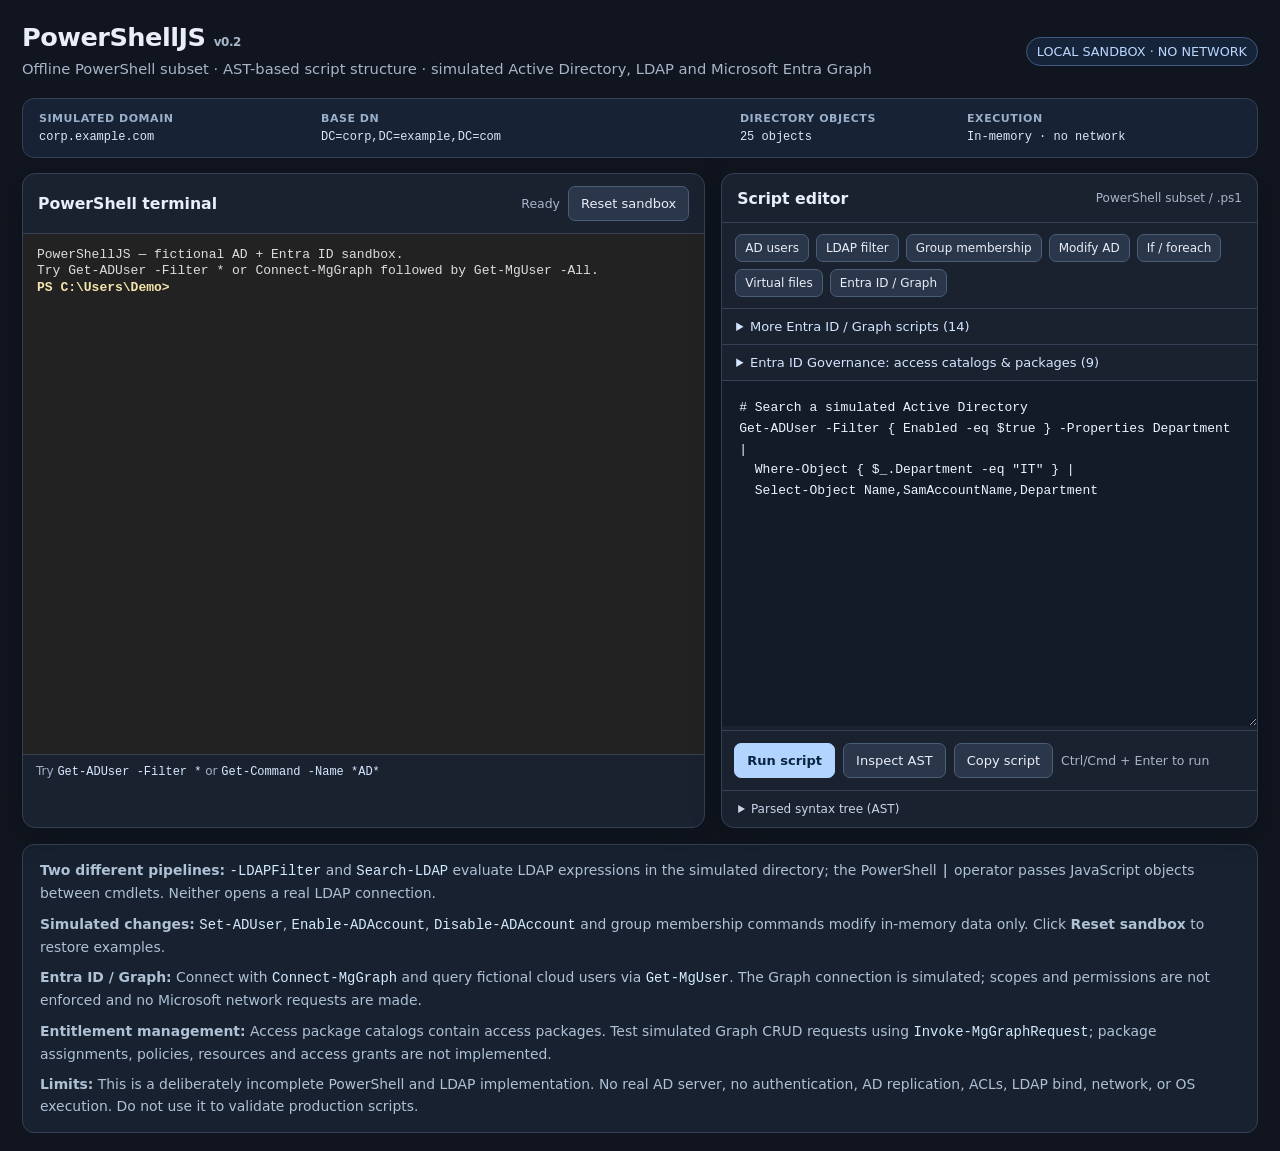
<file: index.html>
<!DOCTYPE html>
<html lang="en">
<head>
  <meta charset="utf-8"><meta name="viewport" content="width=device-width,initial-scale=1">
  <title>PowerShellJS v0.2 — Active Directory Sandbox</title>
  <link rel="stylesheet" href="res/COM_TERM.css"><link rel="stylesheet" href="res/PS_APP.css">
  <style>
    .graph-library {border-bottom:1px solid var(--line)}
    .graph-library summary {cursor:pointer;padding:10px 14px;font-size:13px;color:#d3e5ff}
    .graph-library summary:hover {color:#fff}
    .graph-library-label {padding:9px 14px 0;font-size:12px;color:#aebdd2}
    .graph-library .sample-bar {padding-top:7px}
  </style>
</head>
<body>
<main class="page">
  <header class="top">
    <div>
      <h1>PowerShellJS <span class="mini">v0.2</span></h1>
      <p class="subtitle">Offline PowerShell subset · AST-based script structure · simulated Active Directory, LDAP and Microsoft Entra Graph</p>
    </div>
    <span class="tag">LOCAL SANDBOX · NO NETWORK</span>
  </header>
  <div class="directory-strip" aria-label="Directory environment">
    <div><strong>Simulated domain</strong><span>corp.example.com</span></div>
    <div><strong>Base DN</strong><span>DC=corp,DC=example,DC=com</span></div>
    <div><strong>Directory objects</strong><span id="entry-count">—</span></div>
    <div><strong>Execution</strong><span>In-memory · no network</span></div>
  </div>
  <div class="layout">
    <section class="panel" aria-label="PowerShell terminal">
      <div class="panelhead"><h2>PowerShell terminal</h2><div class="controls"><span id="status" class="status" aria-live="polite">Ready</span><button id="reset" type="button" title="Reset variables, virtual files, AD and Entra directories, Graph session and LDAP query log">Reset sandbox</button></div></div>
      <div class="terminal-shell"><div id="terminal" aria-label="Interactive PowerShell terminal"></div></div>
      <div class="panel-foot">Try <code>Get-ADUser -Filter *</code> or <code>Get-Command -Name *AD*</code></div>
    </section>
    <section class="panel" aria-label="PowerShell script editor">
      <div class="panelhead"><h2>Script editor</h2><span class="mini">PowerShell subset / .ps1</span></div>
      <nav class="sample-bar" aria-label="Sample scripts">
        <button type="button" data-example="adUsers">AD users</button>
        <button type="button" data-example="ldap">LDAP filter</button>
        <button type="button" data-example="groups">Group membership</button>
        <button type="button" data-example="modify">Modify AD</button>
        <button type="button" data-example="logic">If / foreach</button>
        <button type="button" data-example="files">Virtual files</button>
        <button type="button" data-example="graph">Entra ID / Graph</button>
      </nav>
      <details class="graph-library" id="graph-library">
        <summary>More Entra ID / Graph scripts (14)</summary>
        <div class="graph-library-label">Read-only examples</div>
        <nav class="sample-bar" aria-label="Read-only Microsoft Graph examples">
          <button type="button" data-example="graphTenant" title="Tenant overview">Tenant overview</button>
          <button type="button" data-example="graphITUsers" title="IT and enabled users">IT and enabled users</button>
          <button type="button" data-example="graphPaging" title="Paging and counts">Paging and counts</button>
          <button type="button" data-example="graphMembership" title="Direct/nested groups">Direct/nested groups</button>
          <button type="button" data-example="graphRoles" title="Directory role members">Directory role members</button>
          <button type="button" data-example="graphApplications" title="Apps, principals, devices">Apps, principals, devices</button>
          <button type="button" data-example="graphRequest" title="Raw Graph API requests">Raw Graph API requests</button>
          <button type="button" data-example="graphHybrid" title="Compare AD and Entra">Compare AD and Entra</button>
        </nav>
        <div class="graph-library-label">Changes simulated data — use Reset sandbox to restore</div>
        <nav class="sample-bar" aria-label="Microsoft Graph mutation examples">
          <button type="button" data-example="graphEnable" title="Enable cloud account">Enable cloud account</button>
          <button type="button" data-example="graphNewUser" title="Create cloud user">Create cloud user</button>
          <button type="button" data-example="graphNewGroup" title="Create security group">Create security group</button>
          <button type="button" data-example="graphMembershipEdit" title="Add/remove group member">Add/remove group member</button>
          <button type="button" data-example="graphPatch" title="Graph PATCH update">Graph PATCH update</button>
          <button type="button" data-example="graphAppRegistration" title="Register application">Register application</button>
        </nav>
      </details>
      <details class="graph-library" id="governance-library">
        <summary>Entra ID Governance: access catalogs &amp; packages (9)</summary>
        <div class="graph-library-label">Read-only Graph API examples</div>
        <nav class="sample-bar" aria-label="Entitlement management read examples">
          <button type="button" data-example="govCatalogRead">List catalogs</button>
          <button type="button" data-example="govPackageRead">List access packages</button>
        </nav>
        <div class="graph-library-label">Changes fictional tenant data — Reset sandbox restores it</div>
        <nav class="sample-bar" aria-label="Entitlement management CRUD examples">
          <button type="button" data-example="govCatalogCreate">Create catalog</button>
          <button type="button" data-example="govCatalogUpdate">Update catalog</button>
          <button type="button" data-example="govCatalogDelete">Delete temporary catalog</button>
          <button type="button" data-example="govPackageCreate">Create access package</button>
          <button type="button" data-example="govPackageUpdate">Update access package</button>
          <button type="button" data-example="govPackageDelete">Delete temporary package</button>
          <button type="button" data-example="govLifecycle">Full package lifecycle</button>
        </nav>
      </details>
      <label class="sr-only" for="script">PowerShell script source</label>
      <textarea id="script" class="editor" spellcheck="false" autocomplete="off"># Search a simulated Active Directory
Get-ADUser -Filter { Enabled -eq $true } -Properties Department |
  Where-Object { $_.Department -eq "IT" } |
  Select-Object Name,SamAccountName,Department</textarea>
      <div class="toolbar"><button class="primary" id="run" type="button">Run script</button><button id="inspect" type="button">Inspect AST</button><button id="copy" type="button">Copy script</button><span class="status">Ctrl/Cmd + Enter to run</span></div>
      <details class="ast-details" id="ast-details"><summary>Parsed syntax tree (AST)</summary><pre id="ast-output" class="ast-output">Click Inspect AST to see the structural parser output.</pre></details>
    </section>
  </div>
  <section class="notes">
    <p><strong>Two different pipelines:</strong> <code>-LDAPFilter</code> and <code>Search-LDAP</code> evaluate LDAP expressions in the simulated directory; the PowerShell <code>|</code> operator passes JavaScript objects between cmdlets. Neither opens a real LDAP connection.</p>
    <p><strong>Simulated changes:</strong> <code>Set-ADUser</code>, <code>Enable-ADAccount</code>, <code>Disable-ADAccount</code> and group membership commands modify in-memory data only. Click <strong>Reset sandbox</strong> to restore examples.</p>
    <p><strong>Entra ID / Graph:</strong> Connect with <code>Connect-MgGraph</code> and query fictional cloud users via <code>Get-MgUser</code>. The Graph connection is simulated; scopes and permissions are not enforced and no Microsoft network requests are made.</p>
    <p><strong>Entitlement management:</strong> Access package catalogs contain access packages. Test simulated Graph CRUD requests using <code>Invoke-MgGraphRequest</code>; package assignments, policies, resources and access grants are not implemented.</p>
    <p><strong>Limits:</strong> This is a deliberately incomplete PowerShell and LDAP implementation. No real AD server, no authentication, AD replication, ACLs, LDAP bind, network, or OS execution. Do not use it to validate production scripts.</p>
  </section>
</main>
<script src="res/COM_TERM.js"></script>
<script src="res/PS_PARSER.js"></script>
<script src="res/AD_CORE.js"></script>
<script src="res/PS_AD_COMMANDS.js"></script>
<script src="res/ENTRA_CORE.js"></script>
<script src="res/PS_GRAPH_COMMANDS.js"></script>
<script src="res/PS_CORE.js"></script>
<script src="res/PS_TERMINAL_ADAPTER.js"></script>
<script src="res/PS_APP.js"></script>
</body>
</html>
</file>
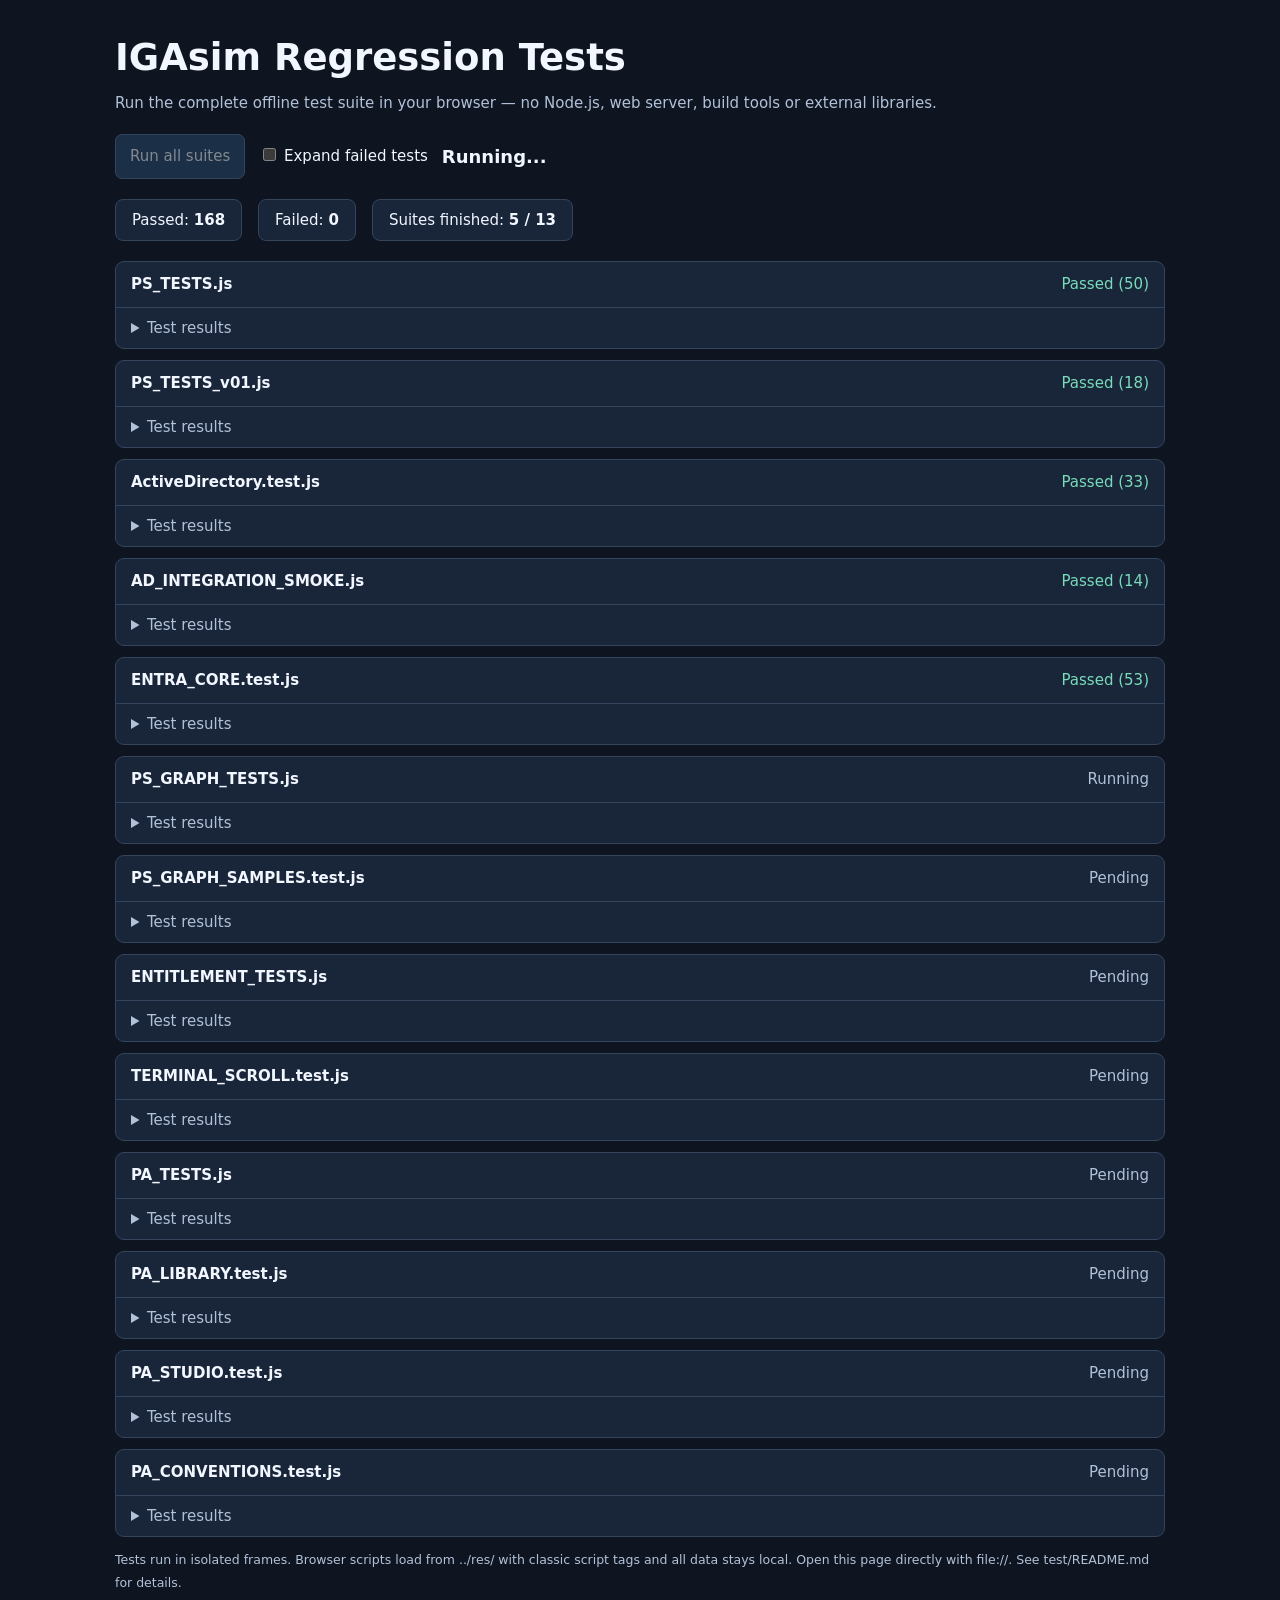
<file: test/index.html>
<!doctype html>
<html lang="en">
<head>
<meta charset="utf-8"><meta name="viewport" content="width=device-width,initial-scale=1">
<title>IGAsim — Browser regression tests</title>
<style>
:root {color-scheme:dark;--bg:#0e1521;--panel:#19263a;--line:#33445c;--muted:#b1c1d8;--green:#79dbba;--red:#ffa7a7}
* {box-sizing:border-box}
body {margin:0;padding:30px 18px;background:var(--bg);color:#f1f6ff;font:15px/1.5 system-ui,sans-serif}
main {max-width:1050px;margin:auto} h1 {margin:0 0 6px;font-size:clamp(25px,4vw,37px)}
p {color:var(--muted);margin:6px 0 19px}
button {background:#28496b;color:#f7fbff;border:1px solid #537699;padding:10px 14px;border-radius:7px;font:inherit;cursor:pointer}
button:hover {background:#35618c}button:disabled {opacity:.5;cursor:wait}
.controls {display:flex;gap:14px;flex-wrap:wrap;align-items:center;margin:20px 0}
#overall {font-weight:700;font-size:18px} .stats {display:flex;gap:16px;flex-wrap:wrap;margin:10px 0 20px}
.stat {padding:9px 16px;background:var(--panel);border:1px solid var(--line);border-radius:8px}
.suite {background:var(--panel);border:1px solid var(--line);border-radius:9px;margin:11px 0;overflow:hidden}
.suite-header {display:flex;align-items:center;justify-content:space-between;gap:10px;padding:11px 15px}
.suite-header strong {overflow-wrap:anywhere}.suite-header span {color:var(--muted);white-space:nowrap}
.suite[data-status="pass"] .suite-header span {color:var(--green)}
.suite[data-status="fail"] .suite-header span {color:var(--red)}
.suite details {border-top:1px solid var(--line);padding:9px 15px}
.suite summary {cursor:pointer;color:var(--muted)}
.suite pre {font:12px/1.55 ui-monospace,monospace;white-space:pre-wrap;word-break:break-word;max-height:310px;overflow:auto;margin:8px 0}
.pass {color:var(--green)}.fail {color:var(--red)}
small {color:var(--muted)}iframe {position:absolute;width:0;height:0;border:0;opacity:0}
</style>
</head>
<body><main>
<h1>IGAsim Regression Tests</h1>
<p>Run the complete offline test suite in your browser — no Node.js, web server, build tools or external libraries.</p>
<div class="controls"><button id="run">Run all suites</button><label><input type="checkbox" id="details"> Expand failed tests</label><span id="overall" role="status">Ready</span></div>
<div class="stats"><div class="stat">Passed: <strong id="passed">0</strong></div><div class="stat">Failed: <strong id="failed">0</strong></div><div class="stat">Suites finished: <strong id="finished">0 / 13</strong></div></div>
<div id="suites"></div>
<p><small>Tests run in isolated frames. Browser scripts load from ../res/ with classic script tags and all data stays local. Open this page directly with file://. See test/README.md for details.</small></p>
</main><script src="suites.js"></script><script src="dashboard.js"></script></body></html>
</file>
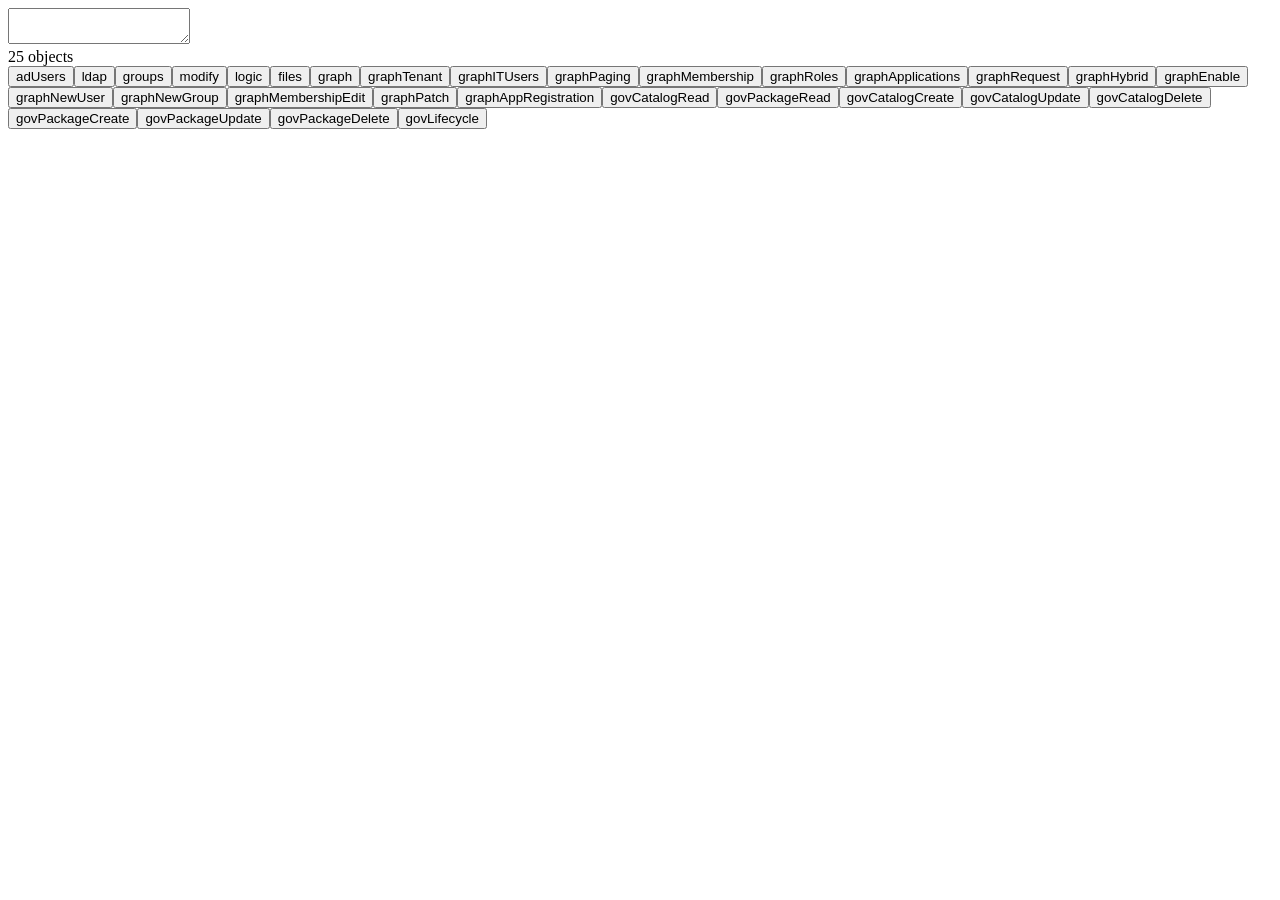
<file: test/suite.html>
<!doctype html>
<html lang="en">
<head><meta charset="utf-8"><title>IGAsim browser test suite</title></head>
<body>
<script src="browser-assert.js"></script>
<script src="../res/PS_PARSER.js"></script>
<script src="../res/AD_CORE.js"></script>
<script src="../res/PS_AD_COMMANDS.js"></script>
<script src="../res/ENTRA_CORE.js"></script>
<script src="../res/PS_GRAPH_COMMANDS.js"></script>
<script src="../res/PS_CORE.js"></script>
<script src="../res/PA_CORE.js"></script>
<script src="../res/PA_LIBRARY.js"></script>
<script src="../res/PS_TERMINAL_ADAPTER.js"></script>
<script src="app-fixture.js"></script>
<script src="../res/PS_APP.js"></script>
<script src="browser-kit.js"></script>
<script src="suites.js"></script>
<script src="suite-loader.js"></script>
</body>
</html>
</file>
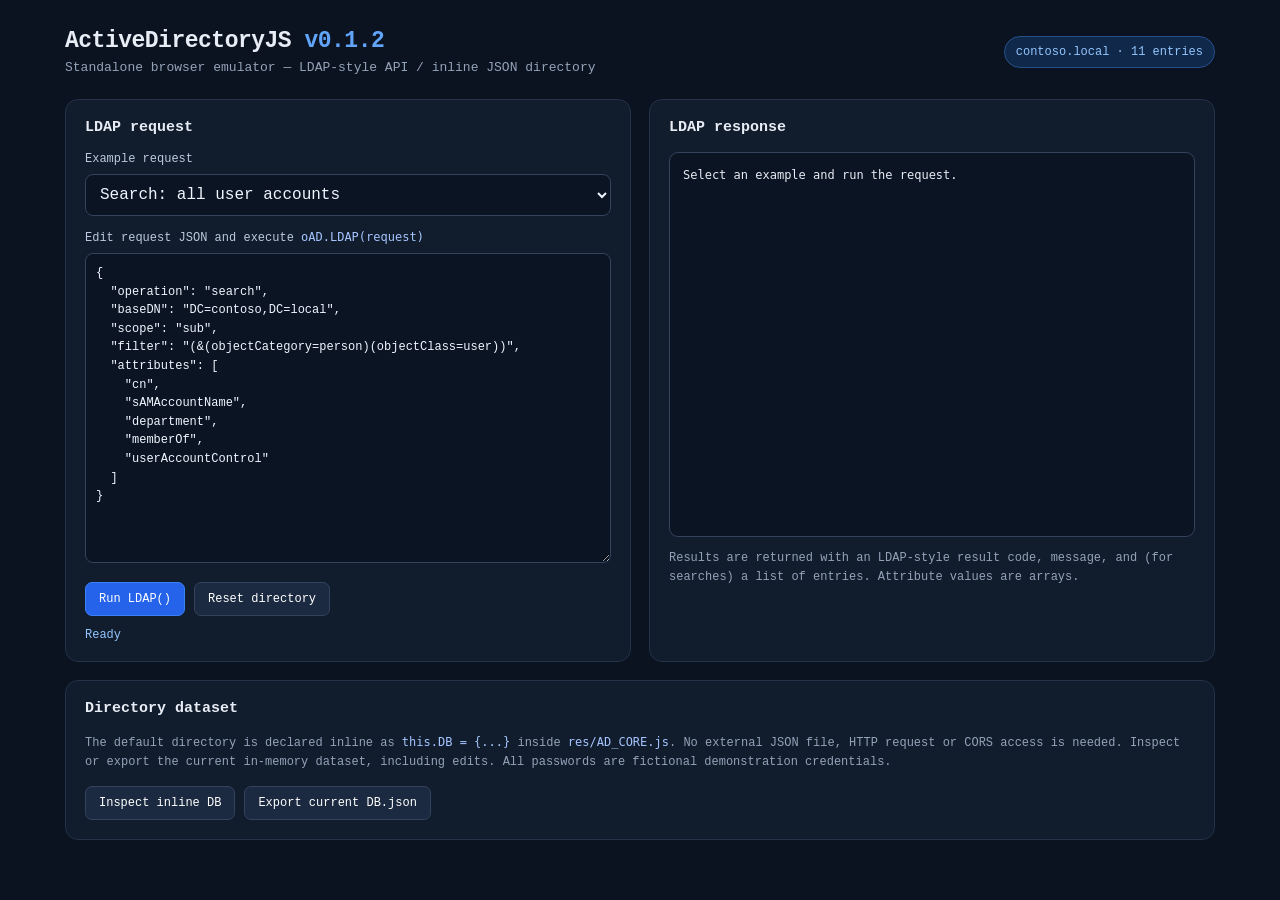
<file: tools/ActiveDirectory-demo.html>
<!doctype html>
<html lang="en">
<head>
<meta charset="utf-8"><meta name="viewport" content="width=device-width, initial-scale=1">
<title>ActiveDirectoryJS v0.1.2.1 — LDAP emulator</title>
<style>
  :root { color-scheme: dark; font-family: ui-monospace, SFMono-Regular, Consolas, "Liberation Mono", monospace; }
  * { box-sizing: border-box; }
  body { background:#0b1220; color:#e8edf5; margin:0; padding:28px; }
  main { max-width:1150px; margin:auto; }
  header { display:flex; justify-content:space-between; flex-wrap:wrap; align-items:center; gap:12px; margin-bottom:24px; }
  h1 { font-size:23px; letter-spacing:-.5px; margin:0 0 6px; }
  .subtitle { color:#94a3b8; font-size:13px; }
  .chip { color:#93c5fd; border:1px solid #25518b; background:#102849; padding:8px 11px; border-radius:18px; font-size:12px; }
  .columns { display:grid; grid-template-columns: 1fr 1fr; gap:18px; }
  section { min-width:0; border:1px solid #243348; background:#111c2d; border-radius:13px; padding:19px; }
  h2 { margin:0 0 16px; font-size:15px; }
  label { display:block; margin:0 0 8px; font-size:12px; color:#bbcadd; }
  select, textarea { font:inherit; color:#f0f6ff; background:#0b1423; border:1px solid #34435d; border-radius:8px; padding:10px; width:100%; }
  select { margin-bottom:14px; }
  textarea { min-height:310px; resize:vertical; line-height:1.55; font-size:12px; tab-size:2; }
  pre { white-space:pre-wrap; overflow-wrap:anywhere; background:#0b1423; border:1px solid #34435d; padding:13px; border-radius:9px; font-size:12px; line-height:1.55; min-height:385px; max-height:600px; overflow:auto; }
  .controls { display:flex; gap:9px; flex-wrap:wrap; margin-top:14px; }
  button { cursor:pointer; background:#2563eb; color:#fff; border:1px solid #3b82f6; border-radius:7px; padding:9px 13px; font:inherit; font-size:12px; }
  button.secondary { background:#1b2a40; border-color:#34435d; }
  button:hover { filter:brightness(1.15); }
  .status { color:#93c5fd; font-size:12px; margin-top:12px; }
  .muted { font-size:12px; color:#94a3b8; line-height:1.6; }
  .footer { margin-top:18px; }
  code { color:#a5c5ff; }
  @media(max-width:780px){ body{padding:14px;} .columns{grid-template-columns:1fr;} }
</style>
</head>
<body>
<main>
<header>
  <div><h1>ActiveDirectoryJS <span style="color:#60a5fa">v0.1.2</span></h1>
    <div class="subtitle">Standalone browser emulator — LDAP-style API / inline JSON directory</div></div>
  <span class="chip" id="summary">Directory initialized</span>
</header>
<div class="columns">
<section>
  <h2>LDAP request</h2>
  <label for="preset">Example request</label>
  <select id="preset">
    <option value="users">Search: all user accounts</option>
    <option value="it">Search: IT department</option>
    <option value="groups">Search: security groups</option>
    <option value="nested">Search: transitive nested group membership</option>
    <option value="disabled">Search: disabled accounts (AD bitwise matching)</option>
    <option value="root">Search: RootDSE</option>
    <option value="bind">Bind: Alice Adams</option>
    <option value="add">Add: new group</option>
    <option value="modify">Modify: Bob's department</option>
    <option value="compare">Compare: Alice's department</option>
    <option value="delete">Delete: example group</option>
  </select>
  <label for="request">Edit request JSON and execute <code>oAD.LDAP(request)</code></label>
  <textarea id="request" spellcheck="false"></textarea>
  <div class="controls"><button id="run">Run LDAP()</button><button class="secondary" id="reset">Reset directory</button></div>
  <div class="status" id="status">Ready</div>
</section>
<section>
  <h2>LDAP response</h2>
  <pre id="output" aria-live="polite">Select an example and run the request.</pre>
  <div class="muted">Results are returned with an LDAP-style result code, message, and (for searches) a list of entries. Attribute values are arrays.</div>
</section>
</div>
<section class="footer">
  <h2>Directory dataset</h2>
  <p class="muted">The default directory is declared inline as <code>this.DB = {...}</code> inside <code>res/AD_CORE.js</code>. No external JSON file, HTTP request or CORS access is needed. Inspect or export the current in-memory dataset, including edits. All passwords are fictional demonstration credentials.</p>
  <div class="controls"><button class="secondary" id="inspect-db">Inspect inline DB</button><button class="secondary" id="export">Export current DB.json</button></div>
</section>
</main>
<script src="../res/AD_CORE.js"></script>
<script>
(function () {
  'use strict';
  var oAD = new ActiveDirectory();
  window.oAD = oAD; // inspect the instance from browser developer tools
  var ROOT='DC=contoso,DC=local';
  var examples = {
    users: { operation:'search',baseDN:ROOT,scope:'sub',filter:'(&(objectCategory=person)(objectClass=user))',attributes:['cn','sAMAccountName','department','memberOf','userAccountControl'] },
    it: { operation:'search',baseDN:ROOT,scope:'sub',filter:'(&(objectCategory=person)(department=IT))',attributes:['cn','mail','memberOf'] },
    groups: { operation:'search',baseDN:'OU=Groups,'+ROOT,scope:'one',filter:'(objectClass=group)',attributes:['cn','member','groupType'] },
    nested: { operation:'search',baseDN:ROOT,scope:'sub',filter:'(&(objectClass=user)(memberOf:1.2.840.113556.1.4.1941:=CN=GG_All_Staff,OU=Groups,'+ROOT+'))',attributes:['cn','memberOf'] },
    disabled: { operation:'search',baseDN:ROOT,scope:'sub',filter:'(&(objectCategory=person)(userAccountControl:1.2.840.113556.1.4.803:=2))',attributes:['cn','userAccountControl'] },
    root: { operation:'search',baseDN:'',scope:'base',filter:'(objectClass=*)',attributes:['defaultNamingContext','dnsHostName','supportedLDAPVersion'] },
    bind: { operation:'bind',username:'alice',password:'Password123!' },
    add: { operation:'add',dn:'CN=GG_New_Team,OU=Groups,'+ROOT,attributes:{objectClass:['top','group'],objectCategory:['group'],cn:['GG_New_Team'],sAMAccountName:['GG_New_Team'],member:[]} },
    modify: { operation:'modify',dn:'CN=Bob Baker,OU=Users,'+ROOT,changes:[{operation:'replace',attribute:'department',values:['Operations']}] },
    compare: { operation:'compare',dn:'CN=Alice Adams,OU=Users,'+ROOT,attribute:'department',value:'IT' },
    delete: { operation:'delete',dn:'CN=GG_New_Team,OU=Groups,'+ROOT }
  };
  var $ = function (id) { return document.getElementById(id); };
  function summary() { $('summary').textContent=oAD.DB.domain+' · '+oAD.DB.entries.length+' entries'; }
  function showPreset() { $('request').value = JSON.stringify(examples[$('preset').value], null, 2); }
  $('preset').addEventListener('change',showPreset);
  $('run').addEventListener('click',function () {
    try {
      var request=JSON.parse($('request').value), response=oAD.LDAP(request);
      $('output').textContent=JSON.stringify(response,null,2);
      $('status').textContent=(response.success?'OK':'LDAP result')+' · '+response.code+' ('+response.resultCode+')';
      summary();
    } catch (error) { $('status').textContent='Invalid JSON'; $('output').textContent=String(error); }
  });
  $('reset').addEventListener('click',function () {
    oAD=new ActiveDirectory(); window.oAD=oAD; summary();
    $('output').textContent='Directory reset to sample data.'; $('status').textContent='Ready';
  });
  $('inspect-db').addEventListener('click',function () {
    $('output').textContent=JSON.stringify(oAD.DB,null,2);
    $('status').textContent='Inline dataset · '+oAD.DB.entries.length+' entries';
  });
  $('export').addEventListener('click',function () {
    var blob=new Blob([JSON.stringify(oAD.DB,null,2)],{type:'application/json'});
    var url=URL.createObjectURL(blob), link=document.createElement('a');
    link.href=url;link.download='ActiveDirectory-current.json';link.click();
    setTimeout(function(){URL.revokeObjectURL(url);},1000);
  });
  showPreset();summary();
})();
</script>
</body>
</html>
</file>
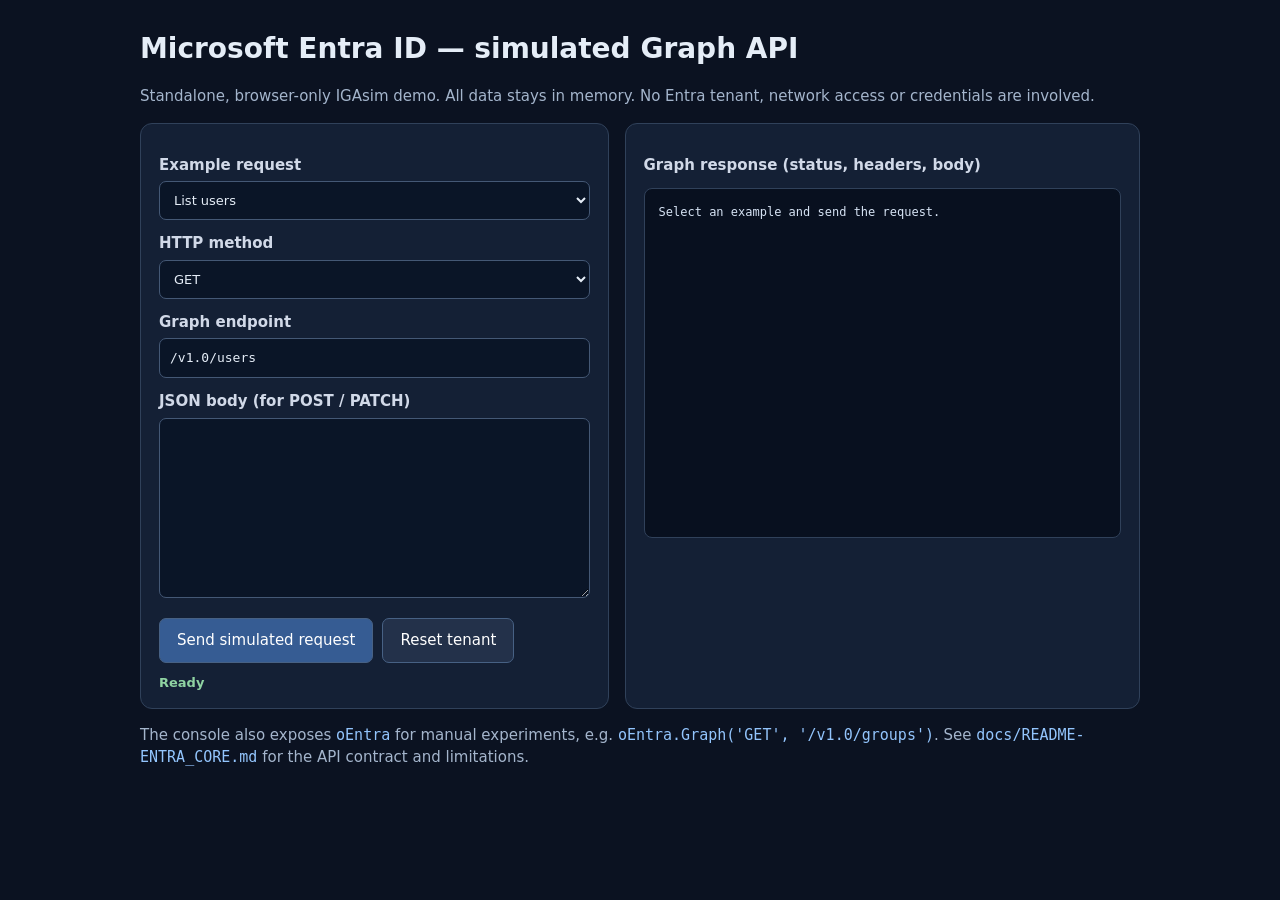
<file: tools/EntraDirectory-demo.html>
<!DOCTYPE html>
<html lang="en">
<head>
    <meta charset="utf-8">
    <meta name="viewport" content="width=device-width, initial-scale=1">
    <title>IGAsim — Entra Graph API Demo</title>
    <style>
        :root { color-scheme: dark; font: 15px/1.5 system-ui, sans-serif; }
        body { margin: 0; background: #0b1221; color: #e5edf7; }
        main { max-width: 1000px; padding: 28px 20px 60px; margin: auto; }
        h1 { margin: 0; font-size: 28px; }
        p { color: #a4b5cc; }
        .panel { background: #142035; border: 1px solid #30415a; border-radius: 12px; padding: 18px; }
        .layout { display: grid; grid-template-columns: minmax(0,1fr) minmax(0,1.1fr); gap: 16px; }
        label { display: block; margin: 12px 0 5px; color: #d1d9e8; font-weight: 600; }
        select, input, textarea { box-sizing: border-box; width: 100%; border: 1px solid #445875;
            border-radius: 7px; background: #0a1527; color: #e5edf7; font: 13px/1.4 ui-monospace,monospace;
            padding: 10px; }
        textarea { resize: vertical; min-height: 180px; }
        select { font-family: system-ui,sans-serif; }
        button { border: 1px solid #476184; border-radius: 7px; padding: 10px 17px;
            background: #365c93; color: white; font: inherit; cursor: pointer; }
        button.secondary { background: #23314a; }
        button:hover { filter: brightness(1.15); }
        .actions { display: flex; gap: 9px; margin-top: 14px; flex-wrap: wrap; }
        .output { white-space: pre-wrap; overflow: auto; min-height: 320px; max-height: 65vh;
            border: 1px solid #30415a; border-radius: 8px; padding: 14px; background: #08101f;
            color: #d7e4f5; font: 12px/1.5 ui-monospace,monospace; }
        .status { font: 600 13px system-ui,sans-serif; margin-top: 12px; color: #8fd3a2; }
        code { color: #93c5fd; }
        @media (max-width: 760px) { .layout { grid-template-columns: 1fr; } }
    </style>
</head>
<body>
<main>
    <h1>Microsoft Entra ID — simulated Graph API</h1>
    <p>Standalone, browser-only IGAsim demo. All data stays in memory. No Entra tenant, network access or credentials are involved.</p>
    <div class="layout">
        <section class="panel" aria-label="Request editor">
            <label for="examples">Example request</label>
            <select id="examples"></select>
            <label for="method">HTTP method</label>
            <select id="method">
                <option>GET</option><option>POST</option><option>PATCH</option><option>DELETE</option>
            </select>
            <label for="endpoint">Graph endpoint</label>
            <input id="endpoint" spellcheck="false" value="/v1.0/users">
            <label for="body">JSON body (for POST / PATCH)</label>
            <textarea id="body" spellcheck="false" aria-label="JSON request body"></textarea>
            <div class="actions">
                <button id="send" type="button">Send simulated request</button>
                <button id="reset" class="secondary" type="button">Reset tenant</button>
            </div>
            <div id="status" class="status" role="status">Ready</div>
        </section>
        <section class="panel" aria-label="Graph response">
            <label for="output">Graph response (status, headers, body)</label>
            <pre id="output" class="output" aria-live="polite">Select an example and send the request.</pre>
        </section>
    </div>
    <p>The console also exposes <code>oEntra</code> for manual experiments, e.g.
        <code>oEntra.Graph('GET', '/v1.0/groups')</code>. See <code>docs/README-ENTRA_CORE.md</code> for the API contract and limitations.</p>
</main>
<script src="../res/ENTRA_CORE.js"></script>
<script src="EntraDirectory-demo.js"></script>
</body>
</html>
</file>
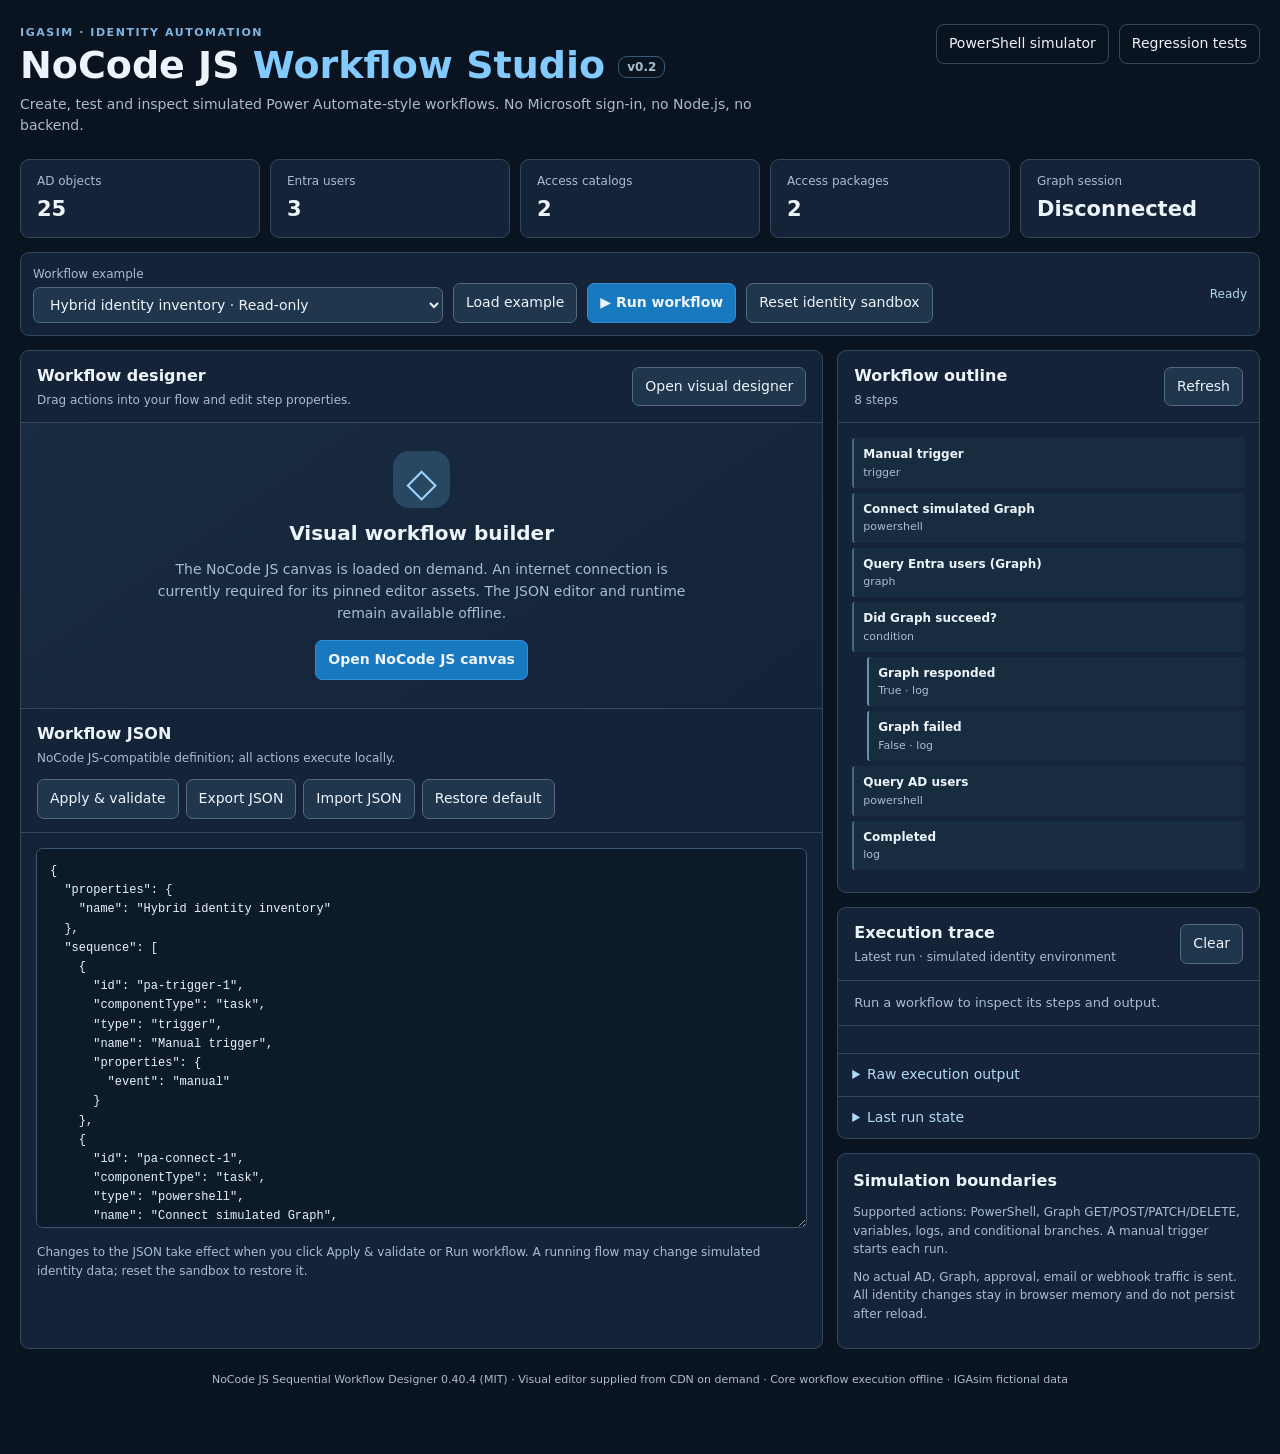
<file: tools/NoCodeJS-Studio.html>
<!doctype html>
<html lang="en">
<head>
  <meta charset="utf-8">
  <meta name="viewport" content="width=device-width, initial-scale=1">
  <title>NoCode JS Workflow Studio — IGAsim</title>
  <meta name="description" content="Design and run simulated identity governance workflows locally with NoCode JS and IGAsim.">
  <link rel="stylesheet" href="../res/PA_APP.css">
  <link rel="stylesheet" href="NoCodeJS-Studio.css">
</head>
<body>
<main class="studio" id="pa-workflows">
  <header class="studio-head">
    <div class="studio-title">
      <div class="eyebrow">IGAsim · Identity Automation</div>
      <h1>NoCode JS <span>Workflow Studio</span> <small>v0.2</small></h1>
      <p>Create, test and inspect simulated Power Automate-style workflows. No Microsoft sign-in, no Node.js, no backend.</p>
    </div>
    <div class="head-actions">
      <a class="back-link" href="../index.html">PowerShell simulator</a>
      <a class="back-link" href="../test/index.html">Regression tests</a>
    </div>
  </header>

  <section class="studio-metrics" aria-label="Sandbox statistics">
    <div><span>AD objects</span><strong id="studio-ad-count">—</strong></div>
    <div><span>Entra users</span><strong id="studio-entra-count">—</strong></div>
    <div><span>Access catalogs</span><strong id="studio-catalog-count">—</strong></div>
    <div><span>Access packages</span><strong id="studio-package-count">—</strong></div>
    <div><span>Graph session</span><strong id="studio-graph-connected">—</strong></div>
  </section>

  <section class="studio-controls" aria-label="Workflow actions">
    <div class="example-picker">
      <label for="studio-template">Workflow example</label>
      <select id="studio-template" aria-label="Choose a workflow template">
        <option value="inventory">Hybrid identity inventory</option>
      </select>
    </div>
    <button id="studio-load" type="button">Load example</button>
    <button id="pa-run" class="button-primary" type="button">▶ Run workflow</button>
    <button id="studio-reset" type="button">Reset identity sandbox</button>
    <div class="studio-status" id="pa-status" role="status" aria-live="polite">Ready</div>
  </section>

  <div class="studio-grid">
    <section class="studio-main" aria-label="Workflow editor">
      <div class="section-bar">
        <div><h2>Workflow designer</h2><p>Drag actions into your flow and edit step properties.</p></div>
        <button id="pa-visual-toggle" type="button">Open visual designer</button>
      </div>
      <div class="designer-intro" id="studio-visual-intro">
        <div class="designer-icon" aria-hidden="true">◇</div>
        <h3>Visual workflow builder</h3>
        <p>The NoCode JS canvas is loaded on demand. An internet connection is currently required for its pinned editor assets. The JSON editor and runtime remain available offline.</p>
        <button type="button" id="studio-open-visual" class="button-primary">Open NoCode JS canvas</button>
      </div>
      <div id="pa-visual" class="pa-visual" aria-label="NoCode JS editor canvas">
        <div id="pa-designer"></div>
      </div>
      <div class="section-bar section-json">
        <div><h2>Workflow JSON</h2><p>NoCode JS-compatible definition; all actions execute locally.</p></div>
        <div class="editor-buttons">
          <button type="button" id="pa-apply">Apply &amp; validate</button>
          <button type="button" id="pa-export">Export JSON</button>
          <label class="button-like" for="pa-import">Import JSON<input type="file" id="pa-import" accept=".json,application/json"></label>
          <button type="button" id="pa-example">Restore default</button>
        </div>
      </div>
      <label for="pa-json" class="sr-only">Workflow JSON source</label>
      <textarea id="pa-json" class="studio-code" spellcheck="false" aria-label="Workflow JSON source"></textarea>
      <p class="editor-note">Changes to the JSON take effect when you click Apply &amp; validate or Run workflow. A running flow may change simulated identity data; reset the sandbox to restore it.</p>
    </section>

    <aside class="studio-side">
      <section class="side-section">
        <div class="section-bar"><div><h2>Workflow outline</h2><p id="studio-step-count">0 steps</p></div><button id="studio-refresh-outline" type="button">Refresh</button></div>
        <ol class="outline" id="studio-outline"></ol>
      </section>
      <section class="side-section">
        <div class="section-bar"><div><h2>Execution trace</h2><p>Latest run · simulated identity environment</p></div><button id="studio-clear" type="button">Clear</button></div>
        <div class="run-summary" id="studio-run-summary">Run a workflow to inspect its steps and output.</div>
        <ol class="execution-timeline" id="studio-timeline"></ol>
        <details class="trace-details"><summary>Raw execution output</summary><pre id="pa-output"></pre></details>
        <details class="trace-details"><summary>Last run state</summary><pre id="studio-state">Not run yet.</pre></details>
      </section>
      <section class="side-section help">
        <h2>Simulation boundaries</h2>
        <p>Supported actions: PowerShell, Graph GET/POST/PATCH/DELETE, variables, logs, and conditional branches. A manual trigger starts each run.</p>
        <p>No actual AD, Graph, approval, email or webhook traffic is sent. All identity changes stay in browser memory and do not persist after reload.</p>
      </section>
    </aside>
  </div>
  <footer class="studio-footer">NoCode JS Sequential Workflow Designer 0.40.4 (MIT) · Visual editor supplied from CDN on demand · Core workflow execution offline · IGAsim fictional data</footer>
</main>
<script src="../res/PS_PARSER.js"></script>
<script src="../res/AD_CORE.js"></script>
<script src="../res/PS_AD_COMMANDS.js"></script>
<script src="../res/ENTRA_CORE.js"></script>
<script src="../res/PS_GRAPH_COMMANDS.js"></script>
<script src="../res/PS_CORE.js"></script>
<script src="../res/PA_CORE.js"></script>
<script src="../res/PA_LIBRARY.js"></script>
<script>
  // Standalone host adapter: shares a single fresh in-memory PowerShell/AD/Entra engine.
  // PA_APP.js expects the same adapter contract as the main PowerShell interface.
  globalThis.PowerShellJSApp = {adapter:{engine:new PowerShellJS.PowerShellSimulator()}};
</script>
<script src="../res/PA_APP.js"></script>
<script src="NoCodeJS-Studio.js"></script>
</body>
</html>
</file>
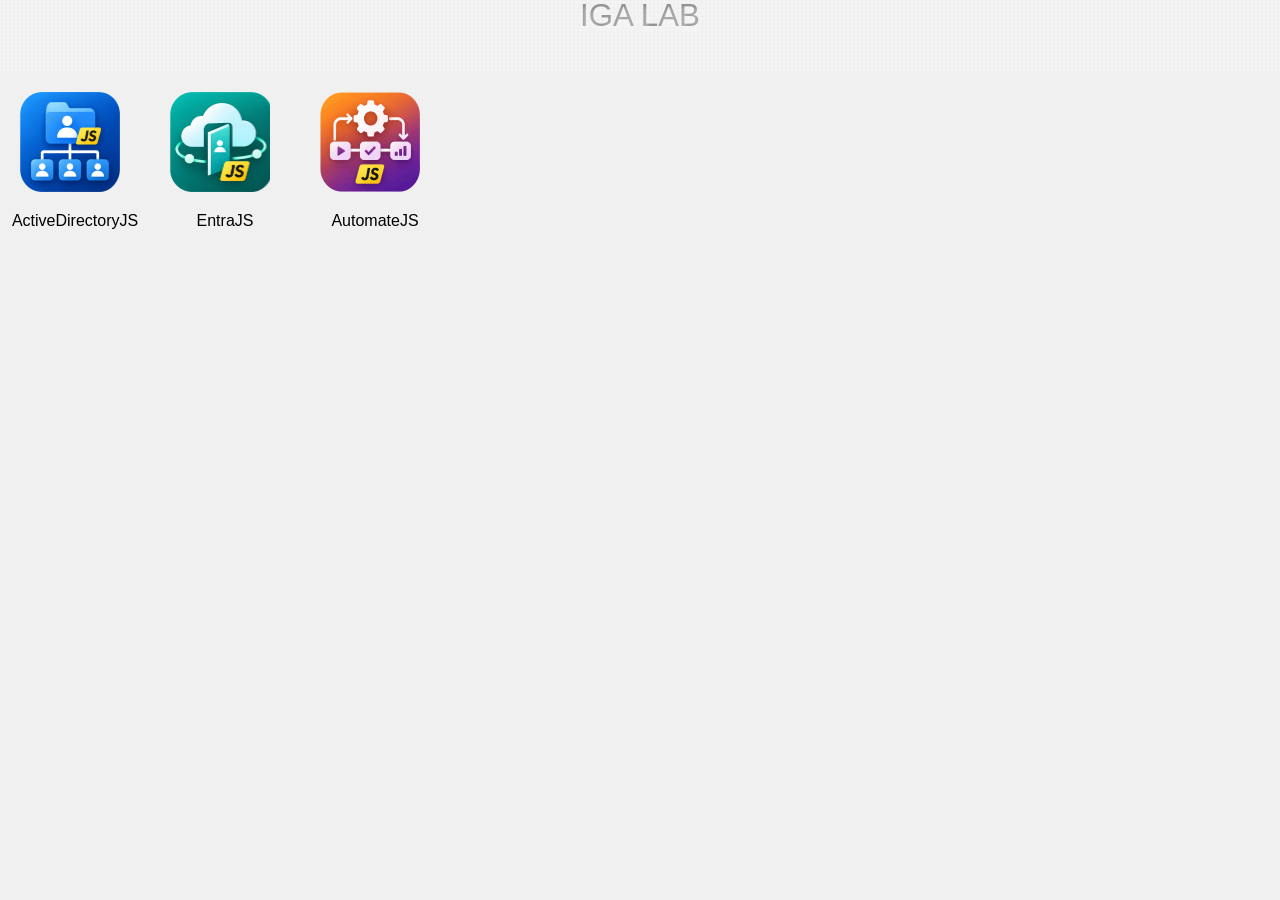
<file: tools/TOOLS_CATALOG.html>
<html>
<head>
    <title>IGA LAB</title>
</head>
<script type="text/javascript" src="TOOLS_Header.js"></script>
<script>
 
//   _____            __        
//  |_   _|          [  |       
//    | |      ,--.   | |.--.   
//    | |   _ `'_\ :  | '/'`\ \ 
//   _| |__/ |// | |, |  \__/ | 
//  |________|\'-;__/[__;.__.'  

function init_gui(_o) { document.getElementById('slider_title').outerHTML = _TITLE(); }
</script>
<!--base href="https://flyingzebra.github.io/" target="_blank"-->
<style>
html {height:100%;font-family:"Arial"}
body {background-color:#808080;height:100%;margin:0px;padding:0px;}
.no_margins { margin:0px 0px 0px; padding:0px 0px 0px 0px 0px; border:0px solid; }

.icons {
    width:150px;
    float: left;
  }
  .icons a {
    height: 100px;
    width: 100px;
    background-size: cover;
    /*background-color: black;*/
    text-decoration: none;
    color: white;
    display: inline-block;
    margin: 20px;
    border-radius: 10px;
    /* border-radius: 24px;*/
    position: relative;
  }
  .icons a:before,  
  .icons a:after {
    -webkit-transform: scaleY(2) scaleX(1.05) rotate(90deg);
    transform: scaleY(2) scaleX(1.05) rotate(90deg);
  }
  .icons div {
    text-align: center;
    font-family: Arial;
  }
</style>

<body class="slider_main" onload="init_gui();" style="background-color:#B0B0B0">

    <div id="slider_title"></div>    
    <div class="slider_overlay">
        <!--div id="topmenu">
          <ul id="minitabs">
            <li class=no_margins style=vertical-align:top;>

            </li>
          </ul>
        </div-->

        <div id=main>

            <div class="icons">
                <a href="../tools/ActiveDirectory-demo.html" style="background-image: url(../res/ActiveDirectory_200x200.png);"></a>
                <div>ActiveDirectoryJS</div>
            </div>

            <div class="icons">
                <a href="../tools/EntraDirectory-demo.html" style="background-image: url(../res/Entra_200x200.png);"></a>
                <div>EntraJS</div>
            </div>

            <div class="icons">
                <a href="../tools/NoCodeJS-Studio.html" style="background-image: url(../res/Automate_200x200.png);"></a>
                <div>AutomateJS</div>
            </div>
        
    </div> <!--closing slider_overlay -->
</body>
</html>
</file>
<file: res/COM_TERM.css>
/*
 * COM_TERM.css
 *
 * Terminal rules extracted from the VanillaTerm section of AsciiCAD.css,
 * scoped for RetroAppleJS.  Page-global AsciiCAD styles are intentionally
 * excluded.
 */

.VanillaTerm { background-color: #222222; color: white; font-family: "Inconsolata", "Courier New", Courier, monospace; text-underline-offset: 0.2em; font-weight: bold; font-size:80%; overflow: hidden; padding: 0.1em 0.1em; }
.VanillaTerm .container { width: 100%; height: 100%; overflow-y: auto; }
.VanillaTerm .container ::selection { background-color: #f3e5ab; text-shadow: none !important; }
.VanillaTerm .container { scrollbar-color: #808080 #222; }
.VanillaTerm output { clear: both; line-height: 1.25em; width: 100%; }
.VanillaTerm output pre { margin: 0; padding: 0; }
.VanillaTerm output span { display: block; font-weight: normal; color: #dddddd; }
.VanillaTerm .prompt,
.VanillaTerm a { color: #f3e5ab; font-weight: bold; }
.VanillaTerm .prompt { line-height: 1.25em; margin-right: 0.5em; }
.VanillaTerm .command { display: flex; }
.VanillaTerm .command.input .prompt { color: grey; font-weight: normal; }
.VanillaTerm .command.idle .input { display: none; }
.VanillaTerm .command.hidden .prompt { display: none; }
.VanillaTerm .command.hidden .input { max-width: 1px; }
.VanillaTerm .command .input { background-color: transparent; border: none; color: inherit; font: inherit; flex: 1; margin: 0; outline: none; padding: 0; }

/*
 * Serial Pro terminal presentation modes.
 *
 * Dark is the normal terminal view. Light deliberately reuses the shared
 * COM_MAIN.css .dotmatrix_bck paper skin so printer/text-stream output can be
 * read as continuous paper rather than as a CRT-like terminal.
 */
.serialpro_terminal_host.serialpro_terminal_light.VanillaTerm {
  background-color:#f4f4f4;
  color:#111111;
}

.serialpro_terminal_host.serialpro_terminal_light.VanillaTerm .container {
  scrollbar-color:#9a9a9a transparent;
}

.serialpro_terminal_host.serialpro_terminal_light.VanillaTerm output span {
  color:#111111;
}

.serialpro_terminal_host.serialpro_terminal_light.VanillaTerm output span.serial-rx {
  color:#111111;
}

.serialpro_terminal_host.serialpro_terminal_light.VanillaTerm output span.serial-tx,
.serialpro_terminal_host.serialpro_terminal_light.VanillaTerm .prompt,
.serialpro_terminal_host.serialpro_terminal_light.VanillaTerm a {
  color:#6b4e16;
}

.serialpro_terminal_host.serialpro_terminal_light.VanillaTerm output span.serial-meta {
  color:#606060;
}

.serialpro_terminal_host.serialpro_terminal_light.VanillaTerm .command .input {
  color:#111111;
}

.serialpro_terminal_host.serialpro_terminal_light.VanillaTerm .container ::selection {
  background-color:#6b4e16;
  color:#ffffff;
}


.VanillaTerm .command .spinner:before { display: inline-block; content: "\280B"; animation: VanillaTerm_spin 1s linear infinite; vertical-align: middle; margin-right: 10px; }
@keyframes VanillaTerm_spin { 0% { content: "\280B" } 10% { content: "\2819" } 20% { content: "\2839" } 30% { content: "\2838" } 40% { content: "\283C" }
50% { content: "\2834" } 60% { content: "\2826" } 70% { content: "\2827" } 80% { content: "\2807" } 90% { content: "\280F" } }

.VanillaTerm output span.serial-stream {
  display:inline;
  white-space:pre-wrap;
  overflow-wrap:anywhere;
}

.VanillaTerm output span.serial-rx { color:#dddddd; }
.VanillaTerm output span.serial-tx { color:#f3e5ab; }
.VanillaTerm output span.serial-meta { color:#9aa3aa; font-style:italic; }

.serialpro_terminal_popup .com_popup_body {
  background:#222222;
  padding:0;
  overflow:hidden;
}

.serialpro_terminal_host {
  width:100%;
  height:100%;
  min-height:0;
}
</file>
<file: res/PS_APP.css>
:root { color-scheme: dark; --bg:#10151f; --panel:#1a2230; --line:#344155; --text:#e9eef9; --muted:#a7b5c8; --accent:#9ac7ff; --focus:#c4d9ff; }
* { box-sizing: border-box; }
html, body { margin:0; min-height:100%; background:var(--bg); color:var(--text); font-family:system-ui,-apple-system,"Segoe UI",sans-serif; }
body { padding:22px; }
.page { margin:0 auto; max-width:1320px; }
.top {display:flex;align-items:center;justify-content:space-between;gap:20px;margin-bottom:18px;flex-wrap:wrap}
h1 {font-size:1.6rem;letter-spacing:-.02em;margin:0 0 6px}
.subtitle {margin:0;color:var(--muted);font-size:.92rem;line-height:1.5}
.tag {font-size:.8rem;color:#bad7ff;padding:6px 10px;border:1px solid #3d5b7f;border-radius:25px;background:#16243a;white-space:nowrap}
.layout {display:grid;grid-template-columns:minmax(0,1.12fr) minmax(360px,.88fr);gap:16px}
.panel {border:1px solid var(--line);background:var(--panel);border-radius:13px;overflow:hidden;min-width:0;box-shadow:0 8px 30px #05070b3d}
.panelhead {display:flex;align-items:center;justify-content:space-between;gap:12px;padding:12px 15px;border-bottom:1px solid var(--line);min-height:49px}
.panelhead h2 {margin:0;font-size:.98rem;font-weight:650}
.mini {font-size:.75rem;color:var(--muted)}
.terminal-shell {height:520px;min-height:240px;background:#222}
#terminal {height:100%;width:100%;padding:13px 14px;font-size:13px;font-weight:normal}
#terminal.VanillaTerm .container {height:100%; width:100%; overflow-x:auto; overflow-y:auto;}
/* PowerShell-specific output viewport: keep long table rows and directory paths
   on a single line. The existing terminal panel is never widened. */
#terminal.VanillaTerm output {display:block; width:max-content; min-width:100%;}
#terminal.VanillaTerm output pre,
#terminal.VanillaTerm output span,
#terminal.VanillaTerm output .line {white-space:pre; overflow-wrap:normal; word-break:normal;}
#terminal.VanillaTerm output span.serial-stream {white-space:pre; overflow-wrap:normal;}
#terminal.VanillaTerm .command {min-height:20px}
#terminal.VanillaTerm .command .prompt {white-space:pre}
#terminal.VanillaTerm output .line {display:flex;white-space:pre;overflow-wrap:normal;align-items:flex-start;width:max-content}
#terminal.VanillaTerm output .line .prompt {flex-shrink:0}
#terminal.VanillaTerm output span.serial-stream {line-height:1.55}
.editor {width:100%;min-height:345px;resize:vertical;border:0;outline:0;background:#141b28;color:#edf3ff;padding:17px;font:13px/1.6 "SFMono-Regular",Consolas,"Courier New",monospace;tab-size:2}
.editor:focus-visible {box-shadow:inset 0 0 0 2px #587db1}
.toolbar {display:flex;flex-wrap:wrap;gap:8px;padding:12px;border-top:1px solid var(--line);align-items:center}
button,select {font:inherit;font-size:13px;border-radius:7px;border:1px solid #4b5d77;color:#e9eef9;background:#2a3649;cursor:pointer;padding:9px 12px}
button:hover,select:hover {border-color:#9ac7ff;background:#354765}
button:focus-visible,select:focus-visible {outline:2px solid var(--focus);outline-offset:2px}
button.primary {background:#b2d5ff;color:#0a2542;border-color:#b2d5ff;font-weight:700}
button.primary:hover {background:#d6e9ff}
.controls {display:flex;justify-content:space-between;gap:8px;flex-wrap:wrap;align-items:center}
.status {color:var(--muted);font-size:.78rem}
.notes {border:1px solid var(--line);background:#172130;padding:14px 17px;border-radius:12px;margin-top:16px;color:#afc1d5;font-size:.87rem;line-height:1.6}
.notes p {margin:0 0 8px}.notes p:last-child{margin:0}
.notes code {color:#d5ebff}
.sample-bar {display:flex;flex-wrap:wrap;gap:7px;padding:11px 13px;border-bottom:1px solid var(--line)}
.sample-bar button {padding:6px 9px;font-size:12px}
.sr-only {position:absolute;width:1px;height:1px;padding:0;margin:-1px;overflow:hidden;clip:rect(0,0,0,0);white-space:nowrap;border:0}
@media(max-width:850px) {.layout {grid-template-columns:1fr}.terminal-shell {height:350px}.editor {min-height:260px}body{padding:12px}}
.directory-strip {display:grid;grid-template-columns:1fr 1.5fr .8fr 1fr;gap:8px;margin-bottom:15px;background:#172234;border:1px solid var(--line);padding:13px 16px;border-radius:12px}
.directory-strip>div{min-width:0;display:flex;flex-direction:column;gap:5px}
.directory-strip strong{font-size:11px;text-transform:uppercase;color:#9ab0ca;letter-spacing:.05em}
.directory-strip span{font-size:12px;font-family:Consolas,Monaco,monospace;color:#dce7f7;overflow-wrap:anywhere}
.panel-foot{padding:9px 13px;border-top:1px solid var(--line);font-size:12px;color:#9fb1c7}
.panel-foot code{color:#d5e8ff}
.ast-details{border-top:1px solid var(--line);font-size:12px;color:#c8d6e9}
.ast-details>summary{cursor:pointer;padding:11px 16px}
.ast-output{margin:0;padding:14px 16px;max-height:245px;overflow:auto;background:#111923;white-space:pre-wrap;overflow-wrap:anywhere;font-size:11px;line-height:1.55}
@media(max-width:850px){.directory-strip{grid-template-columns:repeat(2,minmax(0,1fr))}}
</file>
<file: res/PA_APP.css>
/* IGAsim workflow editor styles. Scoped: does not change COM_TERM / PS_APP layout. */
.pa-panel {margin-top:18px;border:1px solid var(--line,#33445c);border-radius:10px;overflow:hidden;background:var(--panel,#18263a)}
.pa-heading {padding:14px 18px;border-bottom:1px solid var(--line,#33445c)}
.pa-heading h2 {margin:0 0 5px;font-size:18px}
.pa-heading p {margin:0;font-size:13px;color:var(--muted,#b1c1d8)}
.pa-toolbar {display:flex;flex-wrap:wrap;gap:8px;padding:12px 16px;align-items:center;border-bottom:1px solid var(--line,#33445c)}
.pa-toolbar button,.pa-toolbar label {font:inherit;cursor:pointer}
.pa-toolbar input[type=file] {display:none}
.pa-toolbar .pa-primary {background:#246b98;color:#fff}
.pa-status {margin-left:auto;font-size:12px;color:#b1c1d8}
.pa-workspace {display:grid;grid-template-columns:minmax(0,1fr) minmax(260px,400px);gap:12px;padding:14px}
.pa-workspace > * {min-width:0}
.pa-workspace h3 {font-size:14px;margin:0 0 8px}
.pa-source {width:100%;min-height:340px;resize:vertical;display:block;padding:12px;border:1px solid #44526a;border-radius:7px;background:#0e1625;color:#e3efff;font:12px/1.5 ui-monospace,monospace;tab-size:2}
.pa-workspace pre {min-height:180px;max-height:330px;overflow:auto;padding:12px;border:1px solid #44526a;border-radius:7px;background:#0e1625;color:#e3efff;white-space:pre-wrap;overflow-wrap:anywhere;font:12px/1.5 ui-monospace,monospace}
.pa-visual {display:none;margin:0 14px 14px;border:1px solid #44526a;border-radius:8px;background:#fff;color:#202530;min-height:500px;overflow:hidden}
.pa-visual.active {display:block}
#pa-designer {height:570px;min-height:500px;width:100%}
#pa-designer .sqd-editor {padding:12px;font:12px/1.4 system-ui,sans-serif}
#pa-designer .sqd-editor label {display:block;margin:8px 0 4px;font-weight:600}
#pa-designer .sqd-editor input,#pa-designer .sqd-editor textarea,#pa-designer .sqd-editor select {display:block;width:100%;box-sizing:border-box;padding:7px;font:inherit}
#pa-designer .sqd-editor textarea {min-height:90px;resize:vertical;font-family:ui-monospace,monospace}
.pa-hint {padding:0 16px 13px;font-size:12px;color:var(--muted,#b1c1d8)}
@media (max-width:850px) {.pa-workspace {grid-template-columns:1fr}.pa-status {margin-left:0}#pa-designer {height:520px}}
</file>
<file: tools/NoCodeJS-Studio.css>
:root{color-scheme:dark;--bg:#0a1421;--panel:#142337;--line:#34485c;--muted:#a9bdd0;--text:#edf4fc;--blue:#2483d3;--success:#8fdbbc;--warning:#f6cc83;--danger:#ffb2b7}
*{box-sizing:border-box}body{margin:0;background:var(--bg);color:var(--text);font:14px/1.55 system-ui,-apple-system,Segoe UI,sans-serif}
button,select,.button-like{font:inherit;border-radius:7px;border:1px solid #526b83;padding:8px 12px;background:#20364c;color:var(--text);cursor:pointer}
button:hover,.button-like:hover,.back-link:hover{background:#294765}button:disabled{opacity:.5;cursor:wait}button:focus-visible,select:focus-visible,textarea:focus-visible,a:focus-visible{outline:2px solid #88caff;outline-offset:2px}
.button-primary{background:#1879bf;border-color:#328fd5;font-weight:700}.button-primary:hover{background:#1587d6}
.studio{max-width:1600px;margin:0 auto;padding:24px 20px 44px}.studio-head{display:flex;justify-content:space-between;align-items:flex-start;gap:20px;margin-bottom:22px}.studio-head h1{margin:3px 0 6px;font-size:clamp(25px,3.1vw,38px);line-height:1.15}.studio-head h1 span{color:#83caff}.studio-head h1 small{font-size:12px;vertical-align:middle;border:1px solid #385b79;border-radius:9px;padding:3px 8px;color:var(--muted)}.eyebrow{text-transform:uppercase;letter-spacing:.14em;color:#7db5e0;font-size:11px;font-weight:750}.studio-head p{margin:0;color:var(--muted);max-width:750px}.head-actions{display:flex;flex-wrap:wrap;gap:10px}.back-link{display:inline-block;padding:8px 12px;text-decoration:none;color:var(--text);border:1px solid var(--line);border-radius:8px;white-space:nowrap}
.studio-metrics{display:grid;grid-template-columns:repeat(5,minmax(0,1fr));gap:10px;margin-bottom:14px}.studio-metrics>div{background:var(--panel);border:1px solid var(--line);padding:12px 16px;border-radius:9px;display:flex;flex-direction:column;gap:2px}.studio-metrics span{color:var(--muted);font-size:12px}.studio-metrics strong{font-size:21px;font-weight:730;font-variant-numeric:tabular-nums}
.studio-controls{display:flex;flex-wrap:wrap;gap:10px;align-items:flex-end;background:var(--panel);border:1px solid var(--line);padding:12px;margin-bottom:14px;border-radius:9px}.example-picker{display:flex;flex-direction:column;gap:3px;min-width:235px;flex:1;max-width:410px}.example-picker label{font-size:12px;color:var(--muted)}.example-picker select{width:100%}.studio-status{margin-left:auto;color:#b3d7f1;align-self:center;max-width:310px;font-size:12px}
.studio-grid{display:grid;grid-template-columns:minmax(0,1.9fr) minmax(300px,1fr);gap:14px}.studio-main,.side-section{border:1px solid var(--line);background:var(--panel);border-radius:9px;overflow:hidden;min-width:0}.studio-side{display:flex;flex-direction:column;gap:14px;min-width:0}.section-bar{display:flex;gap:12px;align-items:center;justify-content:space-between;flex-wrap:wrap;padding:13px 16px;border-bottom:1px solid var(--line)}.section-bar h2,.help h2{margin:0;font-size:16px}.section-bar p{margin:2px 0 0;font-size:12px;color:var(--muted)}.editor-buttons{display:flex;flex-wrap:wrap;gap:7px}.button-like{display:inline-block}.button-like input{position:absolute;opacity:0;width:1px;height:1px;pointer-events:none}.section-json{border-top:1px solid var(--line)}
.designer-intro{padding:28px 20px;text-align:center;background:linear-gradient(145deg,#192b41,#142337);display:flex;flex-direction:column;align-items:center;gap:10px}.designer-intro h3{margin:0;font-size:20px}.designer-intro p{max-width:540px;margin:0 0 6px;color:var(--muted)}.designer-icon{width:57px;height:57px;display:grid;place-items:center;border-radius:16px;font-size:40px;background:#284761;color:#9cd3ff}
.pa-visual{margin:0;min-height:540px}.pa-visual.active{border:0;border-radius:0}.pa-visual.active+.section-bar{border-top:1px solid var(--line)}#pa-designer{height:630px;min-height:540px}
.studio-code{display:block;width:calc(100% - 30px);margin:15px;min-height:380px;max-height:620px;resize:vertical;color:#e7f4ff;background:#0d1a29;border:1px solid #3b5870;border-radius:7px;font:12px/1.6 ui-monospace,SFMono-Regular,Consolas,monospace;padding:13px;tab-size:2;white-space:pre;overflow:auto}.editor-note{font-size:12px;color:var(--muted);padding:0 16px 14px;margin:0}
.outline,.execution-timeline{list-style:none;margin:0;padding:10px 14px 17px;max-height:475px;overflow:auto}.outline li,.execution-timeline li{margin:5px 0;padding:7px 9px;border-left:2px solid #416886;border-radius:3px;background:#182c40}.outline li strong,.execution-timeline li strong{display:block;font-size:12px}.outline li small,.execution-timeline li small{display:block;color:var(--muted);font-size:11px;overflow-wrap:anywhere}.outline li.branch{margin-left:17px;border-color:#6292b3}.execution-timeline li.success{border-color:#45ad83}.execution-timeline li.failed{border-color:#d67b80}.execution-timeline li.running{border-color:#d0ab6c}.run-summary{padding:12px 16px;font-size:13px;color:var(--muted);border-bottom:1px solid var(--line)}.run-summary.success{color:var(--success)}.run-summary.failed{color:var(--danger)}.trace-details{padding:10px 14px;border-top:1px solid var(--line)}.trace-details summary{cursor:pointer;color:#b2d9f6}.trace-details pre{max-height:270px;overflow:auto;background:#0d1a29;padding:10px;border-radius:6px;font:11px/1.6 ui-monospace,Consolas,monospace;white-space:pre-wrap;overflow-wrap:anywhere}.help{padding:15px}.help p{font-size:12px;color:var(--muted);margin:9px 0}.studio-footer{text-align:center;color:var(--muted);font-size:11px;padding:22px 0}.sr-only{position:absolute;width:1px;height:1px;padding:0;margin:-1px;overflow:hidden;clip:rect(0,0,0,0);white-space:nowrap;border:0}
@media(max-width:1000px){.studio-grid{grid-template-columns:1fr}.studio-metrics{grid-template-columns:repeat(3,1fr)}.studio-status{flex-basis:100%;margin:0}.studio-side{display:grid;grid-template-columns:repeat(2,minmax(0,1fr))}.studio-side>.help{grid-column:span 2}}
@media(max-width:650px){.studio{padding:15px 10px 30px}.studio-head{flex-direction:column}.head-actions{gap:7px}.studio-metrics{grid-template-columns:repeat(2,1fr)}.studio-side{display:flex}.studio-controls{align-items:stretch}.example-picker{max-width:none}.section-bar{align-items:stretch}.studio-code{min-height:300px}}
</file>
